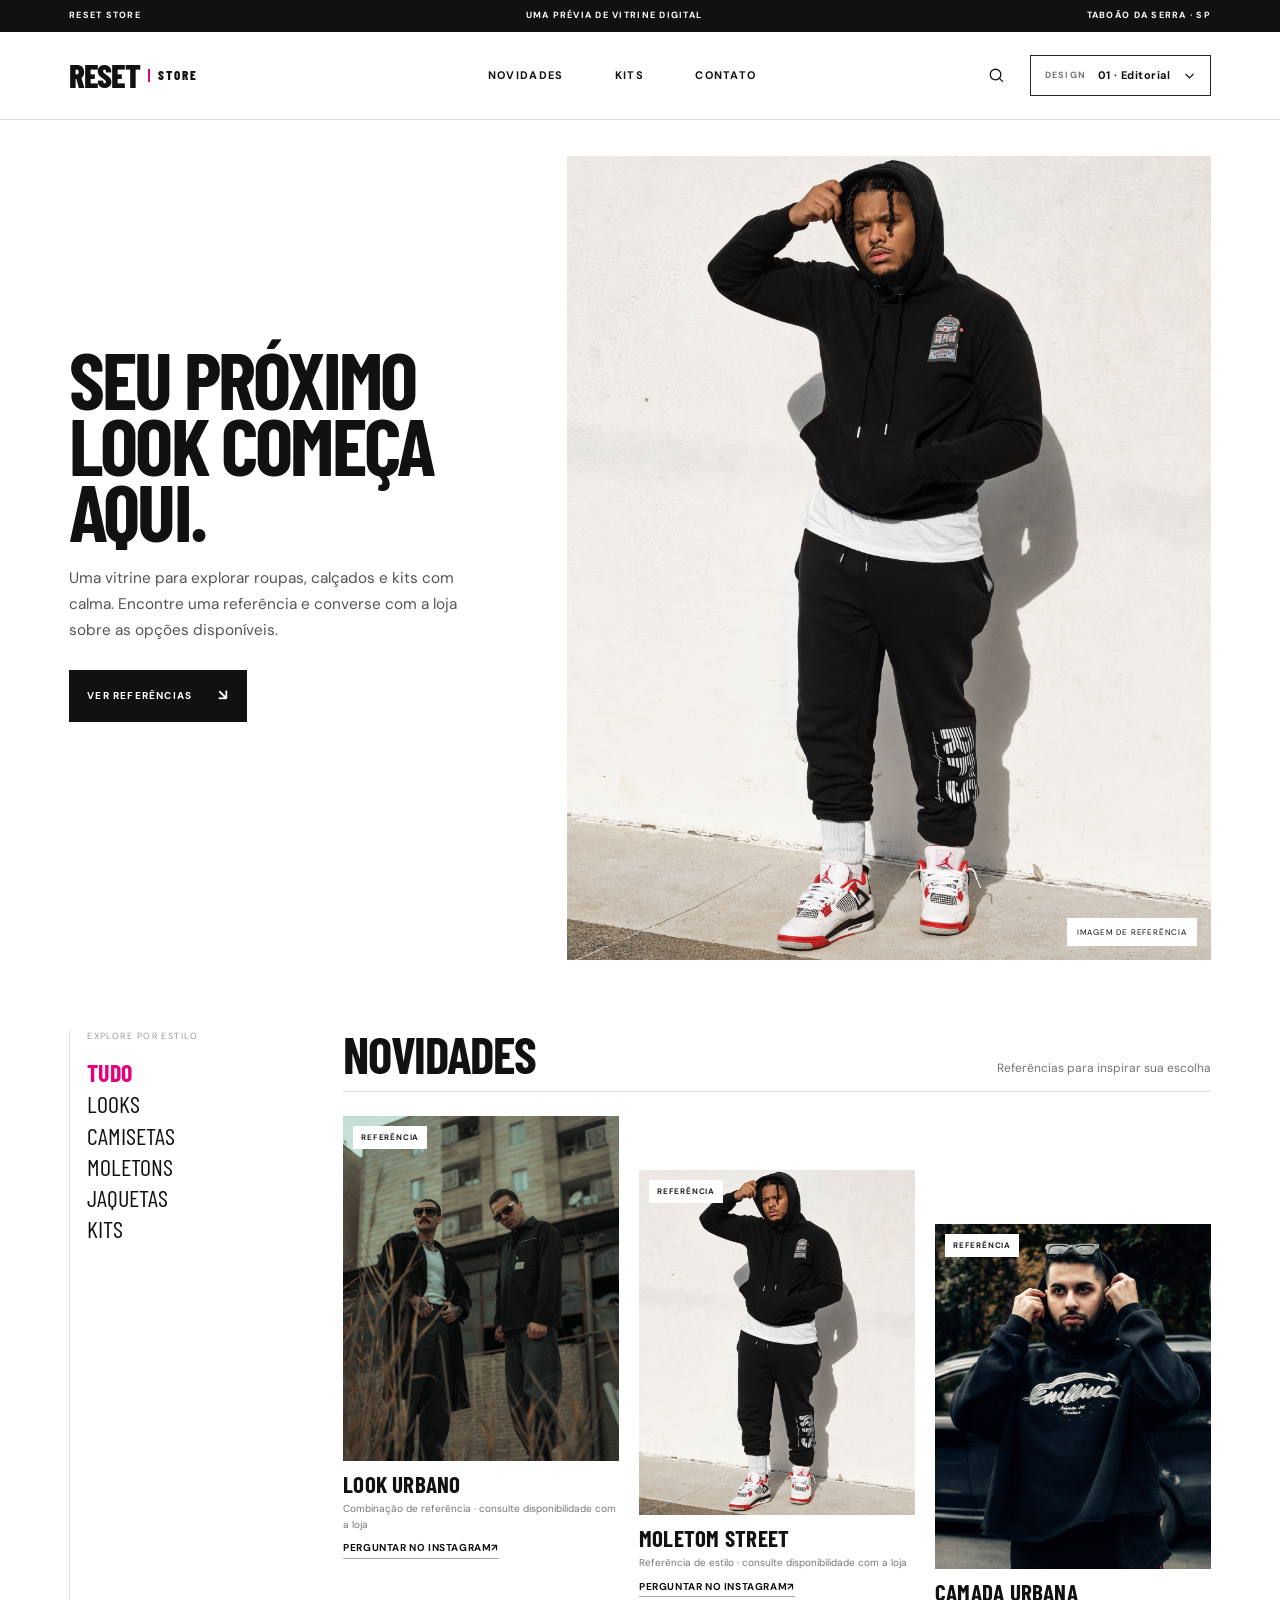
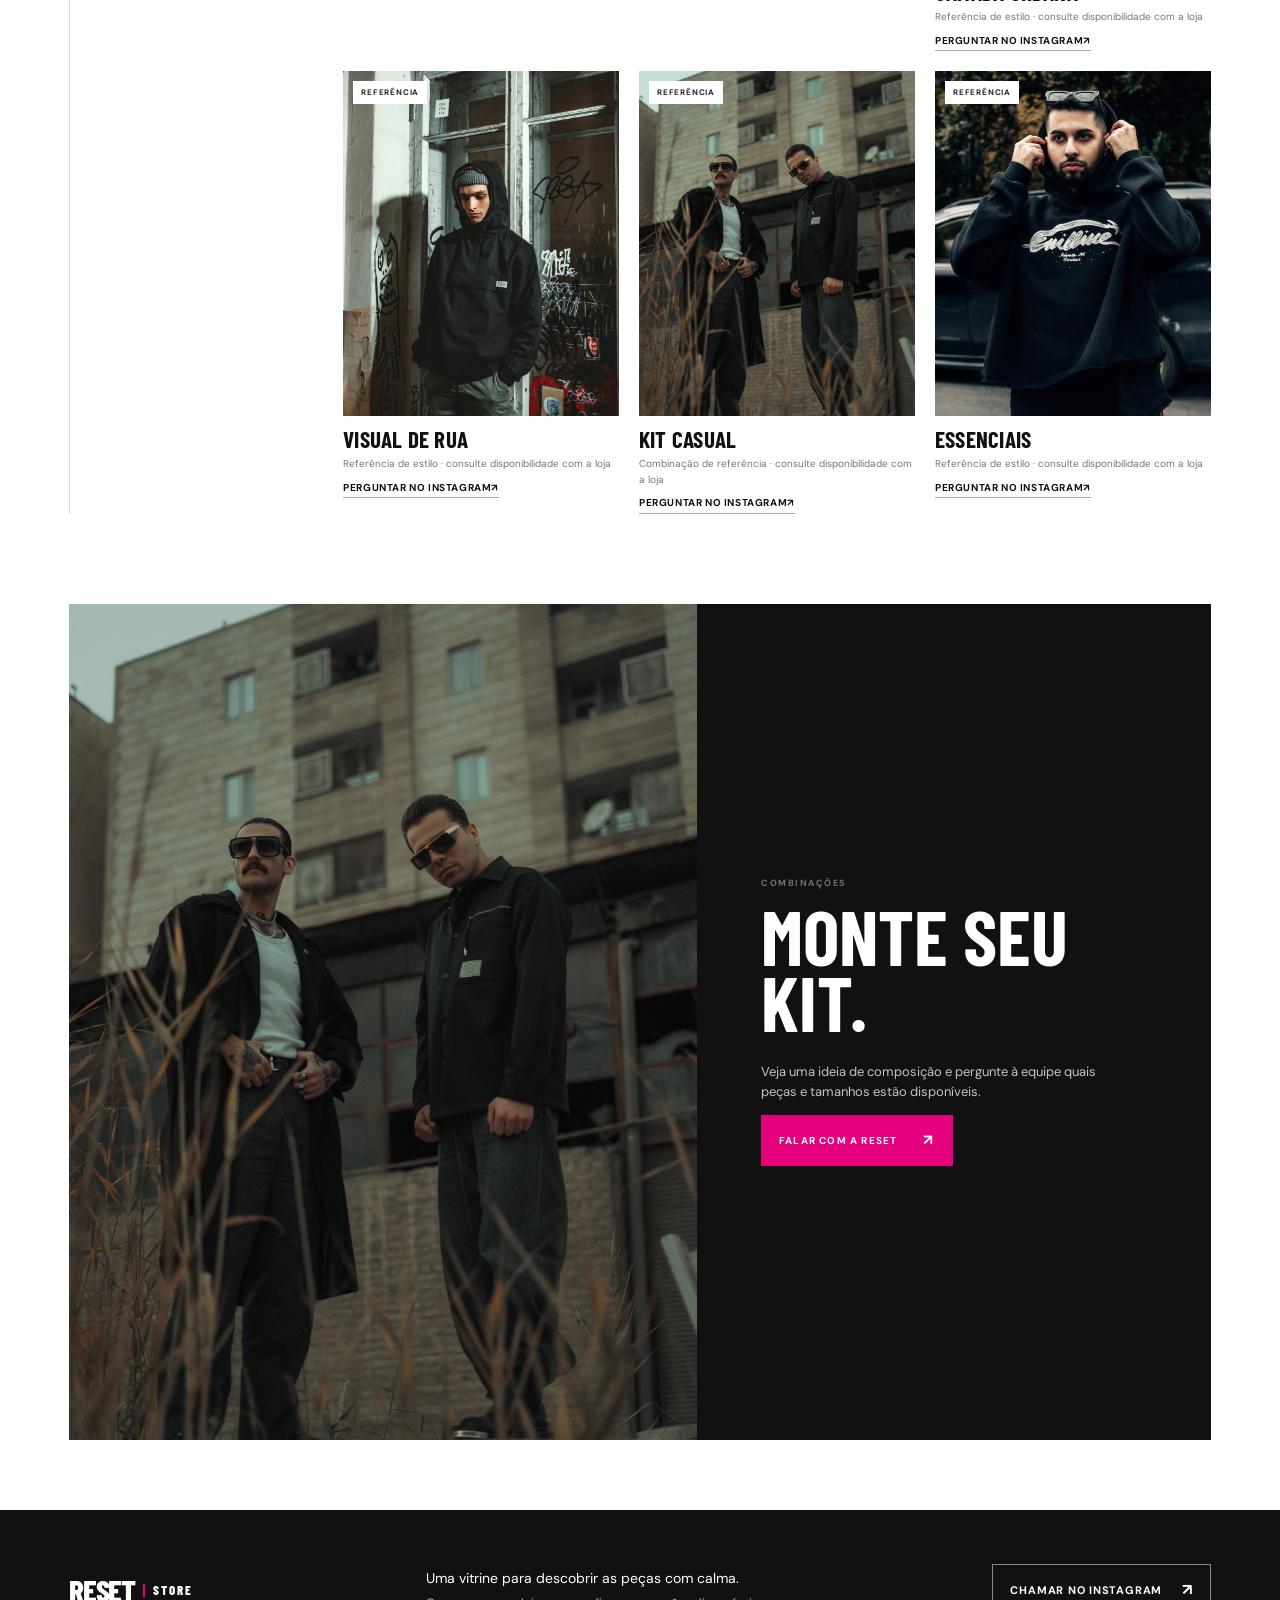
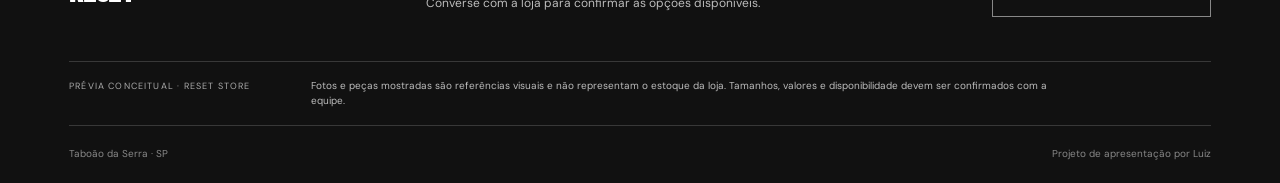
<file: index.html>
<!doctype html>
<html lang="pt-BR">
<head>
  <meta charset="utf-8">
  <meta name="viewport" content="width=device-width, initial-scale=1">
  <meta name="theme-color" content="#111111">
  <meta name="description" content="Uma prévia de vitrine digital para a Reset Store, com três caminhos de navegação para explorar roupas, calçados e kits.">
  <link rel="canonical" href="https://oluisvi.github.io/reset-store-prototipo/">
  <meta name="robots" content="noindex, nofollow">
  <title>Reset Store — uma vitrine do seu jeito</title>
  <link rel="preconnect" href="https://fonts.googleapis.com">
  <link rel="preconnect" href="https://fonts.gstatic.com" crossorigin>
  <link href="https://fonts.googleapis.com/css2?family=Barlow+Condensed:wght@500;600;700;800&family=DM+Sans:wght@400;500;600;700&display=swap" rel="stylesheet">
  <link rel="stylesheet" href="styles.css">
  <link rel="stylesheet" href="designs.css">
  <link rel="stylesheet" href="responsive.css">
  <link rel="stylesheet" href="tuning.css">
  <link rel="stylesheet" href="motion.css">
  <script defer src="app.js"></script>
</head>
<body>
  <a class="skip-link" href="#conteudo">Pular para o conteúdo</a>
  <div class="topline"><span>RESET STORE</span><span>UMA PRÉVIA DE VITRINE DIGITAL</span><span>TABOÃO DA SERRA · SP</span></div>
  <header class="site-header">
    <a class="brand" href="#inicio" aria-label="Reset Store, início"><span class="brand-mark">RESET</span><span class="brand-sub">STORE</span></a>
    <nav class="main-nav" aria-label="Navegação principal"><a href="#novidades">Novidades</a><a href="#kits">Kits</a><a href="#contato">Contato</a></nav>
    <div class="header-actions">
      <button class="icon-button search-toggle" id="searchToggle" aria-label="Abrir busca" aria-expanded="false"><svg viewBox="0 0 24 24" aria-hidden="true"><circle cx="10.8" cy="10.8" r="6.7"></circle><path d="m16 16 4.1 4.1"></path></svg></button>
      <button class="design-trigger" id="designTrigger" aria-haspopup="true" aria-expanded="false"><span class="trigger-label">Design</span><span id="activeDesignName">01 · Editorial</span><svg viewBox="0 0 16 16" aria-hidden="true"><path d="m3 6 5 5 5-5"></path></svg></button>
    </div>
    <div class="design-menu" id="designMenu" hidden aria-label="Escolha uma estrutura visual">
      <p class="menu-title">Escolha o caminho visual</p>
      <button class="design-option" data-design="editorial"><span class="option-number">01</span><span><strong>Editorial</strong><small>Imagem e narrativa</small></span><span class="option-check" aria-hidden="true">✓</span></button>
      <button class="design-option" data-design="storefront"><span class="option-number">02</span><span><strong>Loja direta</strong><small>Busca e categorias</small></span><span class="option-check" aria-hidden="true">✓</span></button>
      <button class="design-option" data-design="lookbook"><span class="option-number">03</span><span><strong>Lookbook</strong><small>Campanha e combinações</small></span><span class="option-check" aria-hidden="true">✓</span></button>
    </div>
    <form class="search-panel" id="searchPanel" hidden role="search" method="get"><label for="catalogSearch">Buscar na vitrine</label><input id="catalogSearch" type="search" placeholder="Ex.: camiseta, moletom, kit" autocomplete="off"><button class="text-button" id="clearSearch" type="button">Limpar</button></form>
  </header>
  <main id="conteudo" tabindex="-1"><noscript><section style="max-width:900px;margin:80px auto;padding:32px"><h1>Seu próximo look começa aqui.</h1><p>Esta prévia conceitual da Reset Store usa uma vitrine interativa. Ative JavaScript para explorar as três estruturas de navegação.</p></section></noscript></main>
  <footer class="site-footer" id="contato">
    <div class="footer-main"><a class="brand brand-inverse" href="#inicio" aria-label="Reset Store, início"><span class="brand-mark">RESET</span><span class="brand-sub">STORE</span></a><p>Uma vitrine para descobrir as peças com calma.<br><span>Converse com a loja para confirmar as opções disponíveis.</span></p><a class="footer-cta" href="https://www.instagram.com/_resetstore_2/" target="_blank" rel="noopener noreferrer">Chamar no Instagram <span aria-hidden="true">↗</span></a></div>
    <div class="footer-note"><span>PRÉVIA CONCEITUAL · RESET STORE</span><p>Fotos e peças mostradas são referências visuais e não representam o estoque da loja. Tamanhos, valores e disponibilidade devem ser confirmados com a equipe.</p></div>
    <div class="footer-bottom"><span>Taboão da Serra · SP</span><span>Projeto de apresentação por Luiz</span></div>
  </footer>
  <div class="notice" id="prototypeNotice" role="status" aria-live="polite" hidden></div>
</body>
</html>
</file>
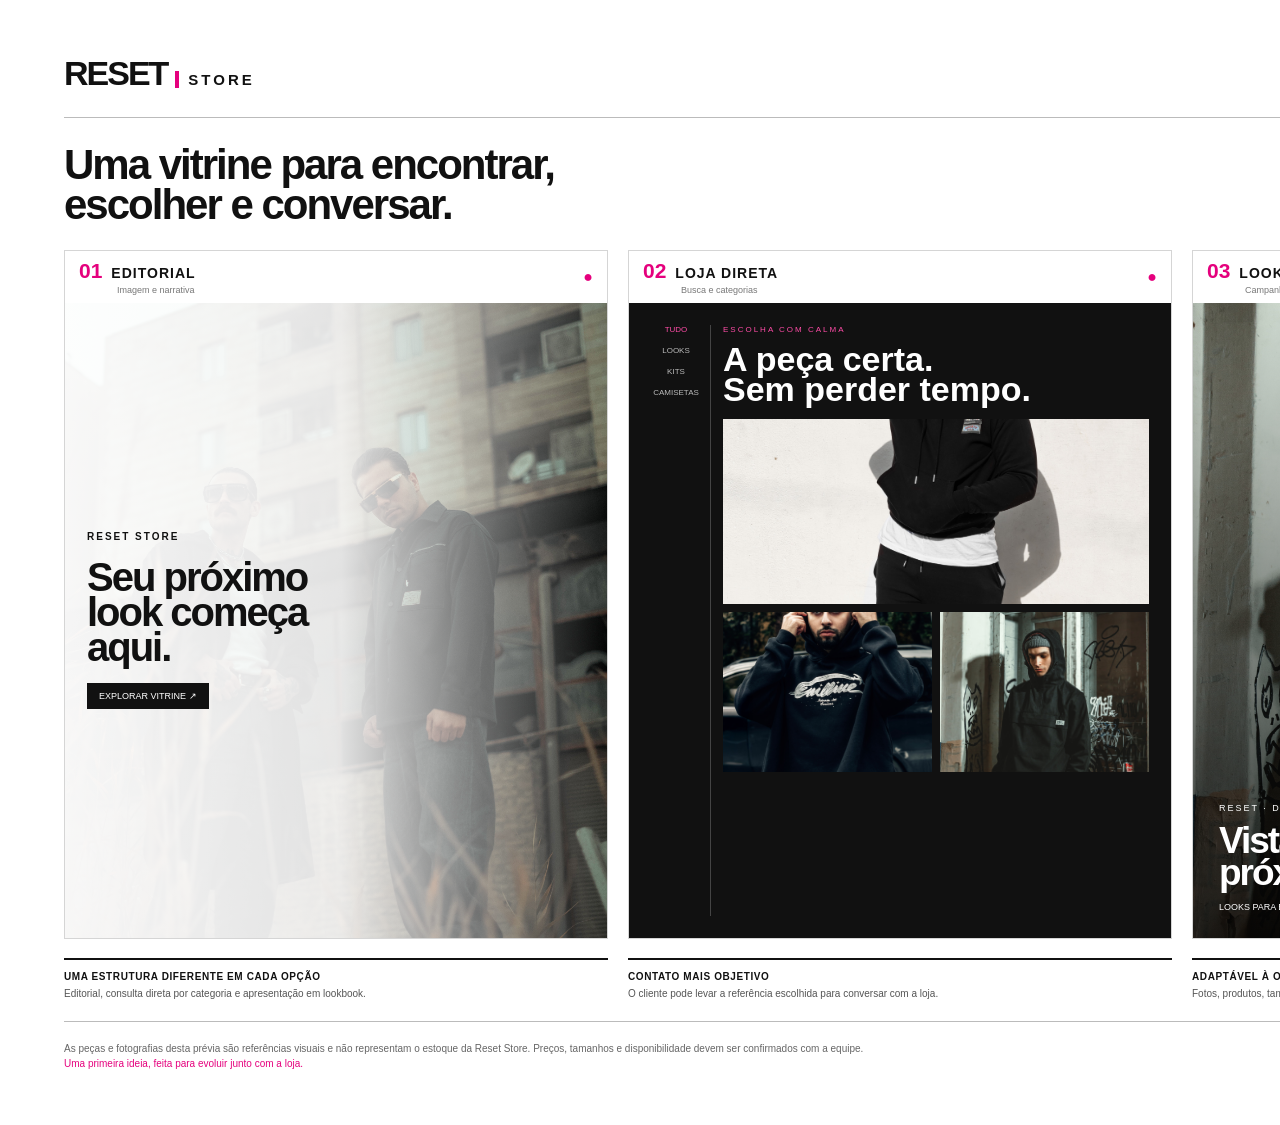
<file: presentation/index.html>
<!doctype html>
<html lang="pt-BR"><head><meta charset="utf-8"><meta name="viewport" content="width=device-width,initial-scale=1"><title>RESET STORE · Apresentação</title>
<style>
*{box-sizing:border-box}body{margin:0;background:#e9e9e9;color:#111;font-family:Arial,sans-serif}.board{width:1800px;min-height:1125px;margin:0 auto;background:#fff;padding:54px 64px 42px;overflow:hidden}.top{display:flex;justify-content:space-between;align-items:flex-start;border-bottom:1px solid #bbb;padding-bottom:24px}.logo{font-size:34px;font-weight:900;letter-spacing:-2px}.logo span{border-left:4px solid #e5007d;padding-left:9px;margin-left:8px;font-size:15px;letter-spacing:3px}.kicker{font-size:10px;letter-spacing:2px;text-transform:uppercase;color:#777}.title-row{display:flex;justify-content:space-between;align-items:end;padding:27px 0 24px}.title-row h1{font-size:42px;line-height:.96;letter-spacing:-2px;margin:0;max-width:720px}.title-row p{font-size:13px;line-height:1.6;color:#5a5a5a;margin:0;max-width:390px}.designs{display:grid;grid-template-columns:repeat(3,1fr);gap:20px}.design{border:1px solid #d5d5d5;background:white;overflow:hidden}.label{height:52px;padding:10px 14px;display:flex;justify-content:space-between;align-items:center}.num{font-size:21px;font-weight:900;color:#e5007d}.label h2{font-size:14px;letter-spacing:1px;text-transform:uppercase;margin:0 0 0 9px;display:inline}.label p{font-size:9px;color:#777;margin:2px 0 0 38px}.preview-window{width:100%;height:635px;overflow:hidden;background:white;position:relative}.preview-window iframe{position:absolute;left:0;top:0;width:1440px;height:1760px;border:0;transform:scale(.385);transform-origin:top left}.features{display:grid;grid-template-columns:repeat(3,1fr);gap:20px;padding-top:19px}.feature{border-top:2px solid #111;padding-top:9px;font-size:10px;color:#555;line-height:1.5}.feature strong{display:block;color:#111;font-size:10px;letter-spacing:.6px;text-transform:uppercase;margin-bottom:2px}.foot{display:flex;justify-content:space-between;align-items:flex-end;border-top:1px solid #bbb;margin-top:20px;padding-top:14px}.foot p{margin:0;font-size:10px;color:#666;line-height:1.5;max-width:1100px}.contact{background:#111;color:#fff;padding:12px 16px;font-size:10px;letter-spacing:1px;text-transform:uppercase}.accent{color:#e5007d}@media print{body{background:white}.board{margin:0}}
</style></head><body><main class="board">
<header class="top"><div class="logo">RESET<span>STORE</span></div><div class="kicker">Uma proposta visual · Taboão da Serra — SP</div></header>
<section class="title-row"><h1>Uma vitrine para encontrar,<br>escolher e conversar.</h1><p>Três caminhos de navegação para apresentar roupas, calçados e kits com mais clareza pelo celular.</p></section>
<section class="designs">
<article class="design"><header class="label"><div><span class="num">01</span><h2>Editorial</h2><p>Imagem e narrativa</p></div><span class="accent">●</span></header><div class="preview-window"><img src="../assets/duo-look.jpg" alt="Prévia editorial da Reset Store" style="width:100%;height:100%;object-fit:cover;object-position:center 23%"><div style="position:absolute;inset:0;padding:30px 22px;display:flex;flex-direction:column;justify-content:center;align-items:flex-start;background:linear-gradient(90deg,rgba(255,255,255,.96) 0%,rgba(255,255,255,.88) 51%,rgba(0,0,0,.05) 100%)"><strong style="font-size:10px;letter-spacing:2px">RESET STORE</strong><h3 style="font-size:40px;line-height:.88;letter-spacing:-2px;max-width:260px;margin:18px 0">Seu próximo<br>look começa<br>aqui.</h3><span style="padding:8px 12px;background:#111;color:white;font-size:9px">EXPLORAR VITRINE ↗</span></div></div></article>
<article class="design"><header class="label"><div><span class="num">02</span><h2>Loja direta</h2><p>Busca e categorias</p></div><span class="accent">●</span></header><div class="preview-window" style="background:#111;color:#fff;padding:22px"><div style="height:100%;display:grid;grid-template-columns:60px 1fr;gap:12px"><div style="display:flex;flex-direction:column;gap:12px;align-items:center;border-right:1px solid #444;padding-right:9px;font-size:8px;color:#bbb"><span style="color:#ff4ca7">TUDO</span><span>LOOKS</span><span>KITS</span><span>CAMISETAS</span></div><div style="display:flex;flex-direction:column"><span style="font-size:8px;letter-spacing:2px;color:#ff4ca7">ESCOLHA COM CALMA</span><h3 style="font-size:34px;line-height:.9;margin:10px 0 14px">A peça certa.<br>Sem perder tempo.</h3><img src="../assets/streetwear-portrait.jpg" alt="Referência de moda urbana" style="height:185px;width:100%;object-fit:cover;object-position:center 35%"><div style="display:grid;grid-template-columns:1fr 1fr;gap:8px;margin-top:8px"><img src="../assets/urban-look.jpg" alt="Referência de look" style="height:160px;width:100%;object-fit:cover"><img src="../assets/graffiti-look.jpg" alt="Referência de look" style="height:160px;width:100%;object-fit:cover"></div></div></div></div></article>
<article class="design"><header class="label"><div><span class="num">03</span><h2>Lookbook</h2><p>Campanha e combinações</p></div><span class="accent">●</span></header><div class="preview-window"><img src="../assets/graffiti-look.jpg" alt="Prévia lookbook da Reset Store" style="width:100%;height:100%;object-fit:cover;object-position:center 25%"><div style="position:absolute;inset:0;padding:26px;display:flex;flex-direction:column;justify-content:flex-end;color:white;background:linear-gradient(180deg,rgba(0,0,0,.08),rgba(0,0,0,.78))"><span style="font-size:9px;letter-spacing:2px">RESET · DROP DE REFERÊNCIA</span><h3 style="font-size:37px;line-height:.88;letter-spacing:-2px;margin:12px 0">Vista o seu<br>próximo ritmo.</h3><span style="font-size:9px">LOOKS PARA EXPLORAR &nbsp; ↗</span></div></div></article>
</section>
<section class="features"><div class="feature"><strong>Uma estrutura diferente em cada opção</strong>Editorial, consulta direta por categoria e apresentação em lookbook.</div><div class="feature"><strong>Contato mais objetivo</strong>O cliente pode levar a referência escolhida para conversar com a loja.</div><div class="feature"><strong>Adaptável à operação</strong>Fotos, produtos, tamanhos e informações são substituídos pelo material confirmado pela Reset.</div></section>
<footer class="foot"><p>As peças e fotografias desta prévia são referências visuais e não representam o estoque da Reset Store. Preços, tamanhos e disponibilidade devem ser confirmados com a equipe.<br><span class="accent">Uma primeira ideia, feita para evoluir junto com a loja.</span></p><div class="contact">Reset Store · Vitrine conceitual</div></footer>
</main></body></html>
</file>
<file: styles.css>
:root{--ink:#111;--paper:#fff;--soft:#f2f2f2;--muted:#737373;--line:#ddd;--accent:#e5007d;--font-body:'DM Sans',Arial,sans-serif;--font-display:'Barlow Condensed','Arial Narrow',Arial,sans-serif;--gutter:clamp(22px,5.4vw,88px);--max:1560px}
*{box-sizing:border-box}html{scroll-behavior:smooth;scroll-padding-top:96px}body{margin:0;background:var(--paper);color:var(--ink);font-family:var(--font-body);font-size:15px;line-height:1.55}button,input,a{font:inherit}a{color:inherit;text-decoration:none}button{color:inherit}.skip-link{position:fixed;left:16px;top:-60px;z-index:100;background:var(--ink);color:#fff;padding:10px 16px}.skip-link:focus{top:12px}.topline{height:32px;padding:0 var(--gutter);display:flex;align-items:center;justify-content:space-between;background:#111;color:#fff;font-size:9px;letter-spacing:.14em;font-weight:700}.site-header{height:88px;padding:0 var(--gutter);display:flex;align-items:center;justify-content:space-between;border-bottom:1px solid var(--line);position:sticky;top:0;z-index:30;background:rgba(255,255,255,.96);backdrop-filter:blur(12px)}.brand{display:flex;align-items:center;gap:8px;font-weight:800;letter-spacing:-.065em}.brand-mark{font-family:var(--font-display);font-size:33px;line-height:.8;font-weight:800;letter-spacing:-.04em}.brand-sub{font-family:var(--font-display);font-size:13px;letter-spacing:.16em;border-left:2px solid var(--accent);padding-left:8px;line-height:1}.main-nav{display:flex;align-items:center;gap:clamp(22px,4vw,58px);margin-left:70px}.main-nav a{font-size:11px;font-weight:700;letter-spacing:.12em;text-transform:uppercase}.main-nav a:hover,.main-nav a:focus-visible{color:var(--accent)}.header-actions{display:flex;align-items:center;gap:14px}.icon-button{height:40px;width:40px;display:grid;place-items:center;background:transparent;border:1px solid transparent;cursor:pointer}.icon-button:hover{border-color:var(--line)}.icon-button svg{height:19px;width:19px;fill:none;stroke:currentColor;stroke-width:1.6}.design-trigger{display:flex;align-items:center;gap:12px;padding:11px 14px;border:1px solid #222;background:#fff;cursor:pointer;text-align:left;font-size:11px;font-weight:700;letter-spacing:.04em}.design-trigger:hover,.design-trigger[aria-expanded=true]{background:#111;color:#fff}.design-trigger svg{width:13px;height:13px;fill:none;stroke:currentColor;stroke-width:1.6}.trigger-label{color:var(--muted);font-size:9px;text-transform:uppercase;letter-spacing:.12em}.design-trigger[aria-expanded=true] .trigger-label{color:#ccc}.design-menu{position:absolute;right:var(--gutter);top:74px;width:min(350px,calc(100vw - 36px));padding:15px;background:#fff;border:1px solid #222;box-shadow:0 22px 55px #0002}.menu-title{margin:4px 7px 12px;font-size:10px;text-transform:uppercase;letter-spacing:.12em;color:#777;font-weight:700}.design-option{width:100%;display:grid;grid-template-columns:38px 1fr 20px;align-items:center;gap:9px;text-align:left;padding:11px 8px;border:0;border-top:1px solid #eee;background:#fff;cursor:pointer}.design-option:hover,.design-option[aria-pressed=true]{background:#f6f6f6}.option-number{font-family:var(--font-display);font-size:19px;color:var(--accent)}.design-option strong,.design-option small{display:block}.design-option strong{font-size:12px}.design-option small{font-size:10px;color:#777;margin-top:1px}.option-check{color:var(--accent);font-weight:800;opacity:0}.design-option[aria-pressed=true] .option-check{opacity:1}.search-panel{position:absolute;top:87px;left:0;right:0;background:#fff;border-bottom:1px solid var(--line);padding:18px var(--gutter);display:flex;align-items:center;gap:14px}.search-panel[hidden],.design-menu[hidden]{display:none}.search-panel label{font-size:11px;font-weight:700;text-transform:uppercase;letter-spacing:.08em;white-space:nowrap}.search-panel input{flex:1;min-width:0;border:0;border-bottom:1px solid #111;padding:9px 2px;outline:none;font-size:14px}.search-panel input:focus{border-color:var(--accent)}.text-button{border:0;background:none;cursor:pointer;font-size:11px;text-decoration:underline}
.site-footer{background:#111;color:#fff;padding:54px var(--gutter) 22px;margin-top:70px}.footer-main{max-width:var(--max);margin:auto;display:flex;align-items:center;justify-content:space-between;gap:32px;padding-bottom:44px}.brand-inverse .brand-mark{font-size:31px}.footer-main p{font-size:14px;margin:0;line-height:1.65}.footer-main p span{color:#bcbcbc;font-size:12px}.footer-cta{display:flex;align-items:center;gap:20px;padding:13px 17px;border:1px solid #888;font-size:11px;font-weight:700;text-transform:uppercase;letter-spacing:.07em;white-space:nowrap}.footer-cta:hover{background:var(--accent);border-color:var(--accent)}.footer-cta span{font-size:16px}.footer-note{max-width:var(--max);margin:auto;border-top:1px solid #383838;border-bottom:1px solid #383838;padding:16px 0;display:flex;gap:32px;align-items:flex-start}.footer-note span{font-size:9px;letter-spacing:.13em;color:#aaa;min-width:210px;padding-top:2px}.footer-note p{margin:0;color:#bcbcbc;font-size:10px;max-width:760px}.footer-bottom{max-width:var(--max);margin:0 auto;padding-top:20px;display:flex;justify-content:space-between;color:#888;font-size:10px}.notice{position:fixed;right:24px;bottom:24px;z-index:50;background:#111;color:#fff;padding:12px 16px;font-size:12px;box-shadow:0 8px 24px #0002}.notice[hidden]{display:none}.section-wrap{max-width:var(--max);margin:0 auto;padding-left:var(--gutter);padding-right:var(--gutter)}.section-heading{display:flex;align-items:flex-end;justify-content:space-between;gap:20px;margin-bottom:24px}.section-heading h2{font-family:var(--font-display);font-size:clamp(34px,4vw,58px);line-height:.92;letter-spacing:-.025em;margin:0;text-transform:uppercase}.section-heading p{margin:0;color:var(--muted);font-size:12px}.eyebrow{font-size:9px;letter-spacing:.17em;font-weight:700;text-transform:uppercase;color:var(--muted)}
.product-card{min-width:0}.product-image{display:block;position:relative;overflow:hidden;background:#ededed;aspect-ratio:4/5}.product-image img{display:block;width:100%;height:100%;object-fit:cover;transition:transform .6s cubic-bezier(.2,.65,.25,1)}.product-card:hover .product-image img{transform:scale(1.04)}.reference-tag{position:absolute;left:10px;top:10px;background:#fff;color:#222;padding:5px 8px;font-size:8px;font-weight:700;letter-spacing:.1em;text-transform:uppercase}.product-meta{padding:12px 0 0}.product-meta h3{font-family:var(--font-display);font-size:23px;text-transform:uppercase;letter-spacing:.01em;line-height:1;margin:0 0 5px}.product-meta p{font-size:10px;color:#767676;margin:0}.product-link{display:inline-flex;margin-top:8px;font-size:10px;font-weight:700;letter-spacing:.06em;text-transform:uppercase;border-bottom:1px solid #aaa;padding-bottom:2px}.product-link:hover{border-color:var(--accent);color:var(--accent)}.empty-results{grid-column:1/-1;padding:48px 10px;text-align:center;color:#666;font-size:13px}.filter-button{background:transparent;border:0;border-bottom:1px solid transparent;padding:7px 0;cursor:pointer;color:#555;text-align:left;font-size:11px}.filter-button:hover,.filter-button[aria-pressed=true]{color:#111;border-color:var(--accent);font-weight:700}.category-strip{display:flex;align-items:center;gap:11px;flex-wrap:wrap}.category-strip .filter-button{padding:8px 12px;border:1px solid #ddd;font-size:9px;letter-spacing:.08em;text-transform:uppercase}.category-strip .filter-button[aria-pressed=true]{background:#111;color:#fff;border-color:#111}.image-caption{position:absolute;bottom:12px;left:12px;color:#fff;font-size:9px;letter-spacing:.12em;text-transform:uppercase;text-shadow:0 1px 8px #000}.catalog-tools{display:flex;align-items:center;gap:18px}.catalog-tools label{font-size:10px;text-transform:uppercase;letter-spacing:.1em;color:#777}.catalog-tools select{border:0;border-bottom:1px solid #222;background:#fff;padding:8px 20px 8px 4px;font-size:11px}.focus-ring:focus-visible,button:focus-visible,a:focus-visible,input:focus-visible,select:focus-visible{outline:2px solid var(--accent);outline-offset:3px}
</file>
<file: designs.css>
#conteudo{min-height:55vh}.route{max-width:var(--max);margin:auto;padding:0 var(--gutter)}.hero{position:relative;display:grid;min-height:min(650px,calc(100svh - 120px));align-items:stretch}.hero-copy{display:flex;flex-direction:column;justify-content:center;align-items:flex-start;position:relative;z-index:1}.hero h1{font-family:var(--font-display);text-transform:uppercase;letter-spacing:-.035em;font-size:clamp(58px,8.5vw,132px);line-height:.82;margin:18px 0 22px;max-width:740px}.hero-copy p{font-size:clamp(14px,1.2vw,17px);line-height:1.7;color:#555;max-width:390px;margin:0 0 27px}.primary-link{display:inline-flex;align-items:center;gap:26px;background:#111;color:#fff;padding:14px 18px;font-size:10px;font-weight:700;text-transform:uppercase;letter-spacing:.12em}.primary-link:hover{background:var(--accent)}.primary-link span{font-size:15px}.hero-media{position:relative;overflow:hidden;background:#e4e4e4}.hero-media img{width:100%;height:100%;object-fit:cover;display:block}
.hero-editorial{grid-template-columns:minmax(300px,.82fr) minmax(360px,1.18fr);gap:clamp(20px,4vw,64px);padding-top:36px}.hero-editorial .hero-copy{padding:30px 0}.hero-editorial .hero-media{min-height:540px}.hero-editorial .hero-media img{object-position:center 32%}.editorial-marker{position:absolute;right:14px;bottom:14px;background:#fff;padding:8px 10px;font-size:8px;letter-spacing:.1em;text-transform:uppercase}.editorial-categories{display:grid;grid-template-columns:210px 1fr;gap:clamp(25px,5vw,78px);padding-top:70px}.category-index{display:flex;flex-direction:column;border-left:1px solid #ddd;padding-left:17px}.category-index span{font-size:9px;color:#999;text-transform:uppercase;letter-spacing:.16em;margin:0 0 13px}.category-index button{font-family:var(--font-display);font-size:24px;text-transform:uppercase;text-align:left;line-height:1.3}.editorial-catalog{min-width:0}.editorial-products{display:grid;grid-template-columns:repeat(3,minmax(0,1fr));gap:20px}.editorial-products .product-card:nth-child(2){margin-top:54px}.editorial-products .product-card:nth-child(3){margin-top:108px}.editorial-catalog .section-heading{border-bottom:1px solid #ddd;padding-bottom:14px}.kits-band{margin-top:90px;display:grid;grid-template-columns:1.1fr .9fr;min-height:380px;background:#111;color:#fff}.kits-band .kit-photo{min-height:380px;overflow:hidden}.kits-band img{height:100%;width:100%;object-fit:cover;display:block;opacity:.82}.kits-copy{padding:clamp(28px,5vw,72px);display:flex;flex-direction:column;justify-content:center;align-items:flex-start}.kits-copy h2{font-family:var(--font-display);font-size:clamp(48px,6vw,84px);line-height:.85;margin:12px 0 15px;text-transform:uppercase}.kits-copy p{color:#c4c4c4;font-size:13px;max-width:340px}.kits-copy .primary-link{background:var(--accent)}
.hero-storefront{max-width:none;padding:0;min-height:570px;background:#111;display:grid;grid-template-columns:minmax(280px,.7fr) minmax(0,1.3fr);color:#fff}.hero-storefront .hero-copy{padding:clamp(34px,6vw,92px) 0 clamp(34px,6vw,92px) var(--gutter);align-items:flex-start}.hero-storefront .hero h1{font-size:clamp(56px,8vw,112px);max-width:580px}.hero-storefront .hero-copy p{color:#c8c8c8}.hero-storefront .hero-media{min-height:570px;max-height:690px}.hero-storefront .hero-media::after{content:"";position:absolute;inset:0;background:linear-gradient(90deg,#1119,transparent 45%)}.hero-storefront .hero-media img{object-position:center 30%}.store-layout{display:grid;grid-template-columns:220px 1fr;gap:clamp(35px,5vw,78px);padding-top:66px}.store-sidebar{border-right:1px solid #ddd;padding-right:26px}.store-sidebar h2{font-family:var(--font-display);font-size:24px;text-transform:uppercase;margin:0 0 20px}.store-sidebar .filter-group{display:flex;flex-direction:column;align-items:stretch;border-top:1px solid #ddd;padding:17px 0}.filter-group p{font-size:9px;letter-spacing:.12em;text-transform:uppercase;color:#888;margin:0 0 8px}.store-content{min-width:0}.store-content .section-heading{border-bottom:1px solid #ddd;padding-bottom:17px}.store-products{display:grid;grid-template-columns:repeat(3,minmax(0,1fr));gap:30px 20px}.store-products .product-image{aspect-ratio:4/5}.store-products .product-card:nth-child(3n+2){margin-top:36px}.result-count{font-size:10px;color:#888}
.hero-lookbook{max-width:none;padding:0;min-height:min(720px,calc(100svh - 120px));position:relative;display:block;overflow:hidden;background:#141414}.hero-lookbook .hero-media{position:absolute;inset:0}.hero-lookbook .hero-media img{object-position:center 30%;filter:grayscale(1)}.hero-lookbook .hero-media::after{content:"";position:absolute;inset:0;background:linear-gradient(90deg,#000a 0%,#0003 57%,transparent 100%)}.hero-lookbook .hero-copy{position:relative;min-height:inherit;color:#fff;max-width:var(--max);margin:0 auto;padding:80px var(--gutter);align-items:flex-start}.hero-lookbook .hero-copy p{color:#eee;max-width:430px}.hero-lookbook .hero h1{font-size:clamp(65px,11vw,166px);max-width:850px}.hero-lookbook .primary-link{background:var(--accent)}.lookbook-intro{padding-top:70px;display:grid;grid-template-columns:.7fr 1.3fr;gap:60px;align-items:start}.lookbook-intro h2{font-family:var(--font-display);font-size:clamp(38px,5vw,72px);line-height:.9;text-transform:uppercase;margin:12px 0}.lookbook-intro p{font-size:13px;color:#626262;max-width:370px}.lookbook-mosaic{display:grid;grid-template-columns:1.2fr .8fr;align-items:center;gap:14px}.lookbook-mosaic figure{margin:0;overflow:hidden;background:#eee}.lookbook-mosaic figure:first-child{aspect-ratio:4/5}.lookbook-mosaic figure:last-child{aspect-ratio:4/5;margin-top:90px}.lookbook-mosaic img{width:100%;height:100%;object-fit:cover;display:block}.lookbook-products{padding-top:74px}.lookbook-product-grid{display:grid;grid-template-columns:1.1fr .8fr 1.1fr;gap:20px;align-items:start}.lookbook-product-grid .product-card:nth-child(2){margin-top:70px}.lookbook-product-grid .product-card:nth-child(3){margin-top:145px}.lookbook-product-grid .product-image{aspect-ratio:4/5}.lookbook-note{display:flex;align-items:center;justify-content:space-between;border-top:1px solid #ddd;border-bottom:1px solid #ddd;padding:14px 0;margin-top:30px;font-size:10px;color:#777}.lookbook-note strong{color:#111;letter-spacing:.1em;text-transform:uppercase}
</file>
<file: responsive.css>
@media(max-width:920px){.main-nav{margin-left:0;gap:22px}.hero-editorial{grid-template-columns:.8fr 1.2fr}.hero-editorial .hero-media{min-height:460px}.editorial-categories{grid-template-columns:145px 1fr}.store-layout{grid-template-columns:175px 1fr;gap:28px}.store-products{grid-template-columns:repeat(2,minmax(0,1fr))}.store-products .product-card:nth-child(3n+2){margin-top:0}.store-products .product-card:nth-child(2n){margin-top:36px}}
@media(max-width:680px){.topline{height:28px;font-size:7px;padding:0 16px}.topline span:nth-child(2){display:none}.site-header{height:70px;padding:0 18px}.brand-mark{font-size:28px}.main-nav{display:none}.header-actions{gap:4px}.icon-button{width:34px}.design-trigger{padding:9px 10px;gap:8px}.trigger-label{display:none}.design-menu{right:15px;top:61px}.search-panel{top:69px;padding:14px 18px;gap:9px}.search-panel label{font-size:9px}.search-panel input{font-size:12px}.route{padding:0 18px}.hero{min-height:auto}.hero h1{font-size:clamp(56px,17vw,88px)}.hero-copy p{font-size:13px}.hero-editorial{padding-top:0;grid-template-columns:1fr;gap:0}.hero-editorial .hero-copy{padding:58px 0 27px}.hero-editorial .hero-media{min-height:0;aspect-ratio:4/4.2;grid-row:1}.hero-editorial .hero-media img{object-position:center 28%}.editorial-categories{grid-template-columns:1fr;padding-top:42px;gap:25px}.category-index{display:flex;flex-direction:row;flex-wrap:wrap;gap:8px;border:0;padding:0}.category-index span{flex-basis:100%;margin-bottom:0}.category-index button{border:1px solid #ddd;padding:6px 9px;font-size:15px}.editorial-products{grid-template-columns:repeat(2,minmax(0,1fr));gap:22px 12px}.editorial-products .product-card:nth-child(2),.editorial-products .product-card:nth-child(3){margin-top:0}.product-meta h3{font-size:20px}.product-meta p{font-size:9px}.section-heading{align-items:flex-start;flex-direction:column;gap:7px;margin-bottom:18px}.section-heading h2{font-size:42px}.section-heading p{font-size:10px}.kits-band{grid-template-columns:1fr;margin-top:48px}.kits-band .kit-photo{aspect-ratio:4/3;min-height:0}.kits-copy{padding:28px 22px 32px}.kits-copy h2{font-size:54px}.hero-storefront{grid-template-columns:1fr;min-height:0}.hero-storefront .hero-copy{padding:45px 20px 34px;grid-row:2}.hero-storefront .hero-media{min-height:0;max-height:none;aspect-ratio:4/3;grid-row:1}.hero-storefront .hero h1{font-size:68px}.store-layout{grid-template-columns:1fr;gap:25px;padding-top:38px}.store-sidebar{border:0;padding:0}.store-sidebar h2{margin-bottom:12px}.store-sidebar .filter-group{display:block;padding:11px 0}.store-sidebar .filter-group:first-of-type{border:0}.store-sidebar .filter-button{display:inline-block;width:auto;margin:0 14px 5px 0}.store-products{grid-template-columns:repeat(2,minmax(0,1fr));gap:24px 12px}.store-products .product-card:nth-child(2n){margin-top:26px}.hero-lookbook{min-height:640px}.hero-lookbook .hero-copy{padding:60px 19px 43px;justify-content:flex-end;min-height:640px}.hero-lookbook .hero h1{font-size:clamp(68px,18vw,112px)}.hero-lookbook .hero-media img{object-position:center 25%}.lookbook-intro{grid-template-columns:1fr;padding-top:45px;gap:24px}.lookbook-intro h2{font-size:50px}.lookbook-mosaic{gap:9px}.lookbook-mosaic figure:last-child{margin-top:42px}.lookbook-products{padding-top:45px}.lookbook-product-grid{grid-template-columns:repeat(2,minmax(0,1fr));gap:18px 12px}.lookbook-product-grid .product-card:nth-child(2),.lookbook-product-grid .product-card:nth-child(3){margin-top:0}.lookbook-product-grid .product-card:last-child{display:none}.category-strip{gap:5px}.category-strip .filter-button{padding:7px 8px;font-size:8px}.footer-main{flex-direction:column;align-items:flex-start;padding-bottom:28px;gap:18px}.footer-main p{font-size:12px}.footer-cta{padding:11px 13px}.site-footer{padding:35px 19px 18px;margin-top:48px}.footer-note{display:block}.footer-note span{display:block;margin-bottom:9px}.footer-bottom{font-size:9px}.store-kit{grid-template-columns:1fr;gap:0;margin-top:48px;padding:0 18px}.store-kit-copy{padding:28px 0}.store-kit-image{height:auto;aspect-ratio:4/3}}
.category-index .filter-button{display:block;border:0;background:transparent;padding:0;text-transform:uppercase;color:#111}.category-index .filter-button[aria-pressed=true]{color:var(--accent)}.store-sidebar .filter-button{display:block;width:100%;border-bottom:0}.sidebar-note{display:block;color:#777;font-size:10px;line-height:1.6}.store-kit{max-width:none;margin:85px 0 0;padding:0 var(--gutter);background:#f2f2f2;display:grid;grid-template-columns:1fr 1fr;align-items:center;gap:40px;min-height:350px}.store-kit-copy{padding:45px 0}.store-kit-copy h2{font-family:var(--font-display);font-size:clamp(45px,6vw,76px);line-height:.9;text-transform:uppercase;margin:12px 0}.store-kit-copy p{color:#666;max-width:420px;font-size:13px}.store-kit-image{height:310px;overflow:hidden}.store-kit-image img{display:block;width:100%;height:100%;object-fit:cover}.design-storefront .hero-storefront .hero-copy h1{font-size:clamp(61px,7vw,100px)}.design-lookbook .hero-lookbook .hero-copy{max-width:var(--max)}
</file>
<file: tuning.css>
.hero-editorial{min-height:min(590px,calc(100svh - 120px))}.hero-editorial .hero-copy{transform:translateY(-34px)}.hero-editorial .hero-copy h1{font-size:clamp(56px,6.3vw,94px)}@media(max-width:680px){.hero-editorial{min-height:auto}.hero-editorial .hero-copy{transform:none}}
</file>
<file: motion.css>
#conteudo{transition:opacity .22s ease,transform .22s ease}.is-changing #conteudo{opacity:0;transform:translateY(7px)}.reveal{opacity:0;transform:translateY(18px);transition:opacity .7s ease,transform .7s cubic-bezier(.2,.65,.25,1)}.reveal.is-visible{opacity:1;transform:translateY(0)}.product-card{transition:opacity .2s ease,transform .2s ease}.product-card.is-filtered-out{display:none}.product-card.is-filtered-in{animation:card-in .35s ease both}.primary-link,.footer-cta,.design-trigger,.filter-button,.product-link{transition:color .2s ease,background-color .2s ease,border-color .2s ease,transform .2s ease}.primary-link:hover,.footer-cta:hover{transform:translateY(-2px)}@keyframes card-in{from{opacity:0;transform:translateY(8px)}to{opacity:1;transform:translateY(0)}}@media(prefers-reduced-motion:reduce){html{scroll-behavior:auto}*,*::before,*::after{animation-duration:.01ms!important;animation-iteration-count:1!important;scroll-behavior:auto!important;transition-duration:.01ms!important}.reveal{opacity:1;transform:none}}
</file>
